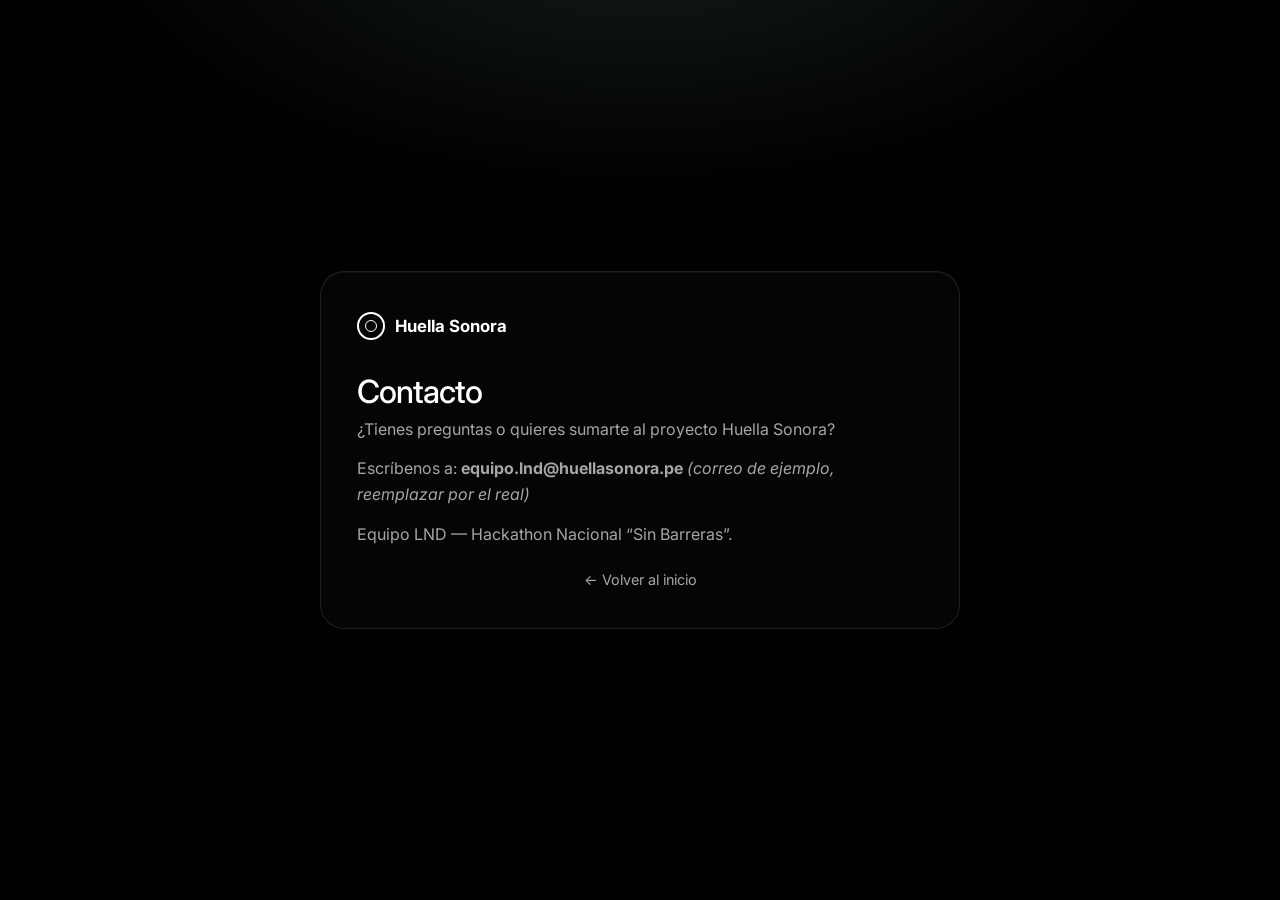
<file: contacto.html>
<!doctype html>
<html lang="es">
<head>
  <meta charset="utf-8" />
  <meta name="viewport" content="width=device-width, initial-scale=1" />
  <title>Huella Sonora — Contacto</title>
  <link href="https://fonts.googleapis.com/css2?family=Inter:wght@400;500;600;700&family=Instrument+Serif:ital@0;1&display=swap" rel="stylesheet">
  <link rel="stylesheet" href="assets/css/login.css" />
  <style>.login-card{max-width:640px;text-align:left}.doc-txt p{color:hsl(var(--muted-foreground));line-height:1.6;margin-bottom:14px}</style>
</head>
<body>
  <div class="login-wrap">
    <div class="login-card liquid-glass">
      <div class="login-brand">
        <div class="logo-mark"><div class="logo-outer"></div><div class="logo-inner"></div></div>
        <span class="brand">Huella Sonora</span>
      </div>
      <h1>Contacto</h1>
      <div class="doc-txt"><p>¿Tienes preguntas o quieres sumarte al proyecto Huella Sonora?</p><p>Escríbenos a: <b>equipo.lnd@huellasonora.pe</b> <i>(correo de ejemplo, reemplazar por el real)</i></p><p>Equipo LND — Hackathon Nacional “Sin Barreras”.</p></div>
      <a href="index.html" class="login-back">← Volver al inicio</a>
    </div>
  </div>
</body>
</html>
</file>
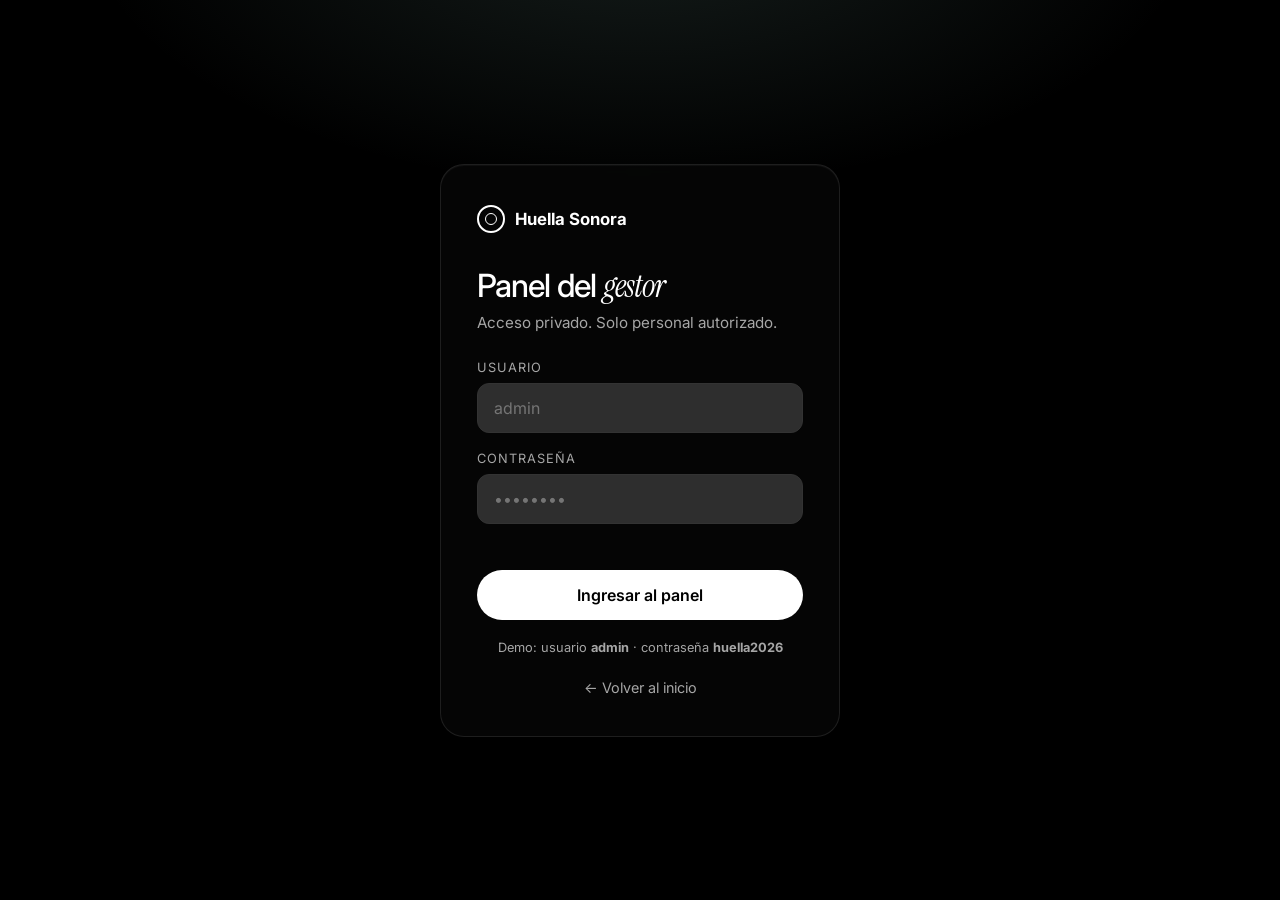
<file: login.html>
<!doctype html>
<html lang="es">
<head>
  <meta charset="utf-8" />
  <meta name="viewport" content="width=device-width, initial-scale=1" />
  <title>Huella Sonora — Acceso al Panel</title>
  <link rel="preconnect" href="https://fonts.googleapis.com">
  <link rel="preconnect" href="https://fonts.gstatic.com" crossorigin>
  <link href="https://fonts.googleapis.com/css2?family=Inter:wght@400;500;600;700&family=Instrument+Serif:ital@0;1&display=swap" rel="stylesheet">
  <link rel="stylesheet" href="assets/css/login.css" />
</head>
<body>
  <div class="login-wrap">
    <div class="login-card liquid-glass">
      <div class="login-brand">
        <div class="logo-mark"><div class="logo-outer"></div><div class="logo-inner"></div></div>
        <span class="brand">Huella Sonora</span>
      </div>

      <h1>Panel del <span class="serif">gestor</span></h1>
      <p class="login-sub">Acceso privado. Solo personal autorizado.</p>

      <div class="field">
        <label for="usuario">Usuario</label>
        <input id="usuario" type="text" autocomplete="username" placeholder="admin" />
      </div>
      <div class="field">
        <label for="clave">Contraseña</label>
        <input id="clave" type="password" autocomplete="current-password" placeholder="••••••••" />
      </div>

      <p class="login-error" id="error"></p>

      <button class="btn-login" id="btnIngresar">Ingresar al panel</button>

      <p class="login-hint">
        Demo: usuario <b>admin</b> · contraseña <b>huella2026</b>
      </p>

      <a href="index.html" class="login-back">← Volver al inicio</a>
    </div>
  </div>

  <script src="assets/js/login.js"></script>
</body>
</html>
</file>
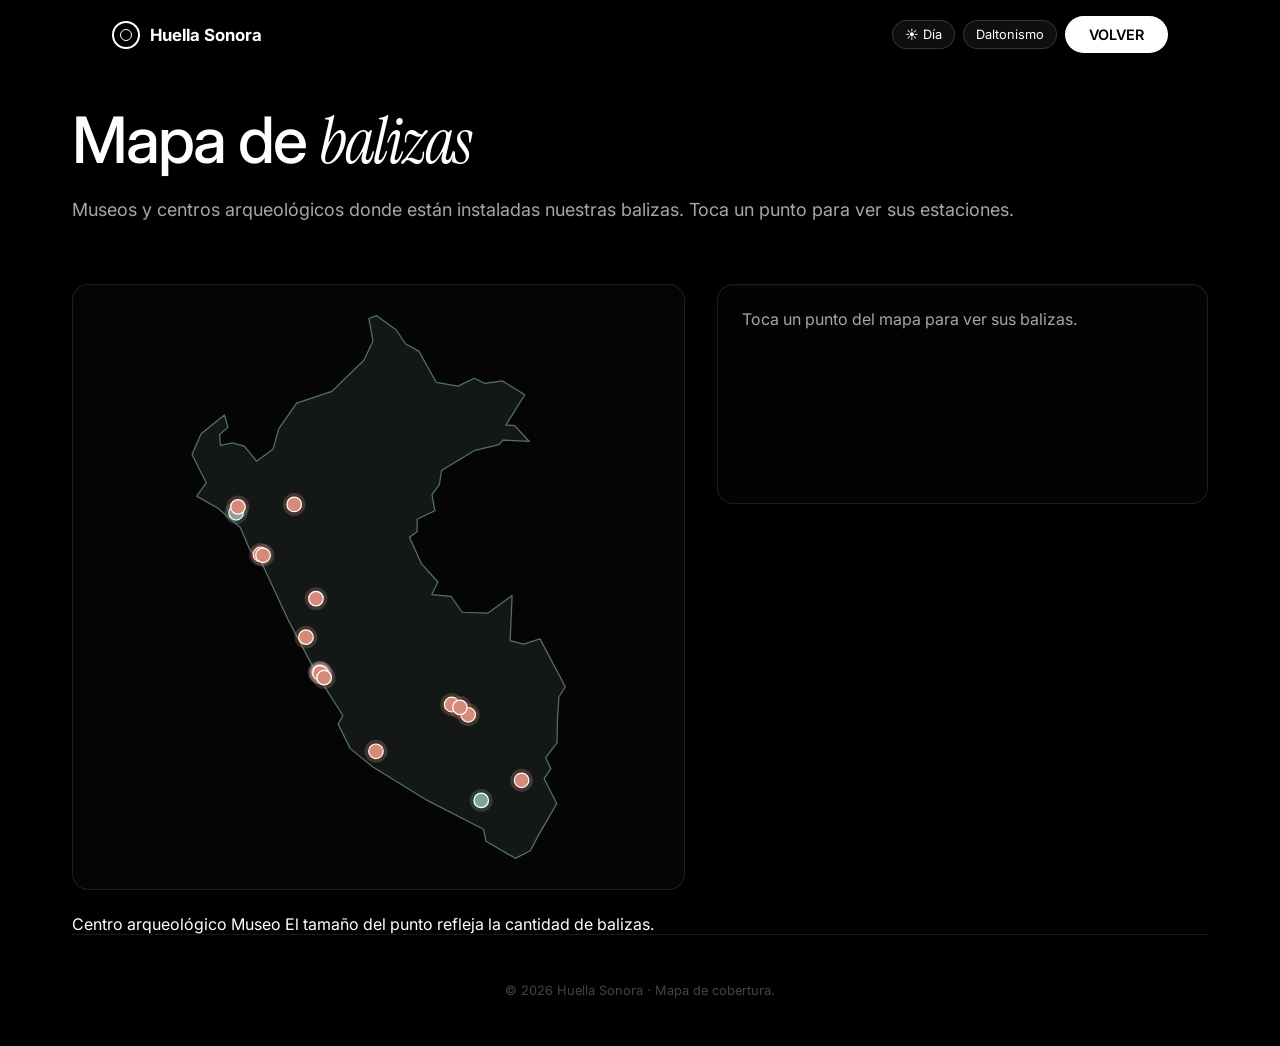
<file: mapa.html>
<!doctype html>
<html lang="es">
<head>
  <meta charset="utf-8" />
  <meta name="viewport" content="width=device-width, initial-scale=1" />
  <title>Huella Sonora — Mapa de Balizas</title>
  <link rel="preconnect" href="https://fonts.googleapis.com">
  <link rel="preconnect" href="https://fonts.gstatic.com" crossorigin>
  <link href="https://fonts.googleapis.com/css2?family=Inter:wght@400;500;600;700&family=Instrument+Serif:ital@0;1&display=swap" rel="stylesheet">
  <link rel="stylesheet" href="assets/css/statistics.css" />
</head>
<body>
  <nav class="navbar">
    <div class="nav-left" onclick="window.location.href='index.html'">
      <div class="logo-mark"><div class="logo-outer"></div><div class="logo-inner"></div></div>
      <span class="brand">Huella Sonora</span>
    </div>
    <div class="tema-controls">
      <button class="tema-btn" id="btnTema">☀️ Día</button>
      <button class="tema-btn" id="btnDaltonismo" title="Modo para daltonismo">Daltonismo</button>
      <a href="index.html" class="btn-back">VOLVER</a>
    </div>
  </nav>

  <div class="container">
    <header>
      <h1>Mapa de <span class="serif">balizas</span></h1>
      <p>Museos y centros arqueológicos donde están instaladas nuestras balizas. Toca un punto para ver sus estaciones.</p>
    </header>

    <div class="mapa-grid">
      <div class="mapa-svg-wrap">
        <svg id="peruMap" viewBox="0 0 396 559.3" xmlns="http://www.w3.org/2000/svg">
          <path d="M 351.9,519.4 L 344.3,534.0 L 329.8,541.3 L 301.5,524.9 L 299.0,513.2 L 243.0,484.4 L 192.4,453.2 L 170.6,435.5 L 158.9,411.9 L 163.5,403.6 L 139.6,366.1 L 111.7,313.3 L 85.1,256.3 L 73.5,243.3 L 64.6,222.2 L 42.7,203.5 L 22.5,192.0 L 31.7,179.2 L 18.0,151.9 L 26.8,131.9 L 49.3,113.8 L 52.7,125.7 L 44.6,132.5 L 45.4,143.0 L 57.0,140.7 L 68.4,143.8 L 80.3,158.3 L 96.3,146.5 L 101.6,127.2 L 118.9,102.3 L 152.9,91.0 L 183.7,61.0 L 192.5,42.4 L 188.5,20.7 L 196.1,18.0 L 214.8,31.6 L 223.9,45.1 L 236.9,52.4 L 253.6,82.4 L 274.6,86.0 L 290.2,78.4 L 300.4,83.4 L 317.3,80.9 L 338.9,94.3 L 320.7,123.5 L 329.2,124.1 L 343.3,139.3 L 317.8,138.0 L 314.1,142.3 L 290.9,147.8 L 258.6,167.3 L 256.6,180.6 L 249.4,190.6 L 252.2,206.1 L 235.1,214.3 L 235.1,226.4 L 227.7,231.6 L 239.4,257.4 L 255.1,274.8 L 249.2,287.1 L 267.9,288.8 L 278.6,304.0 L 303.5,304.8 L 326.7,287.9 L 324.8,331.4 L 337.6,334.7 L 353.6,329.7 L 378.0,375.8 L 371.9,385.5 L 370.5,405.6 L 370.0,429.9 L 359.0,444.2 L 364.0,454.8 L 357.5,464.4 L 369.7,488.5 L 351.9,519.4 Z" class="peru-shape" />
          <g id="pines"></g>
        </svg>
      </div>
      <aside class="mapa-info liquid-glass" id="infoPanel">
        <p class="info-vacio">Toca un punto del mapa para ver sus balizas.</p>
      </aside>
    </div>

    <div class="map-legend">
      <span><i class="dot" style="background:#d68a78"></i> Centro arqueológico</span>
      <span><i class="dot" style="background:#7aa59b"></i> Museo</span>
      <span>El tamaño del punto refleja la cantidad de balizas.</span>
    </div>

    <footer>© 2026 Huella Sonora · Mapa de cobertura.</footer>
  </div>

  <script src="assets/js/theme.js"></script>
  <script src="assets/js/mapa.js"></script>
</body>
</html>
</file>
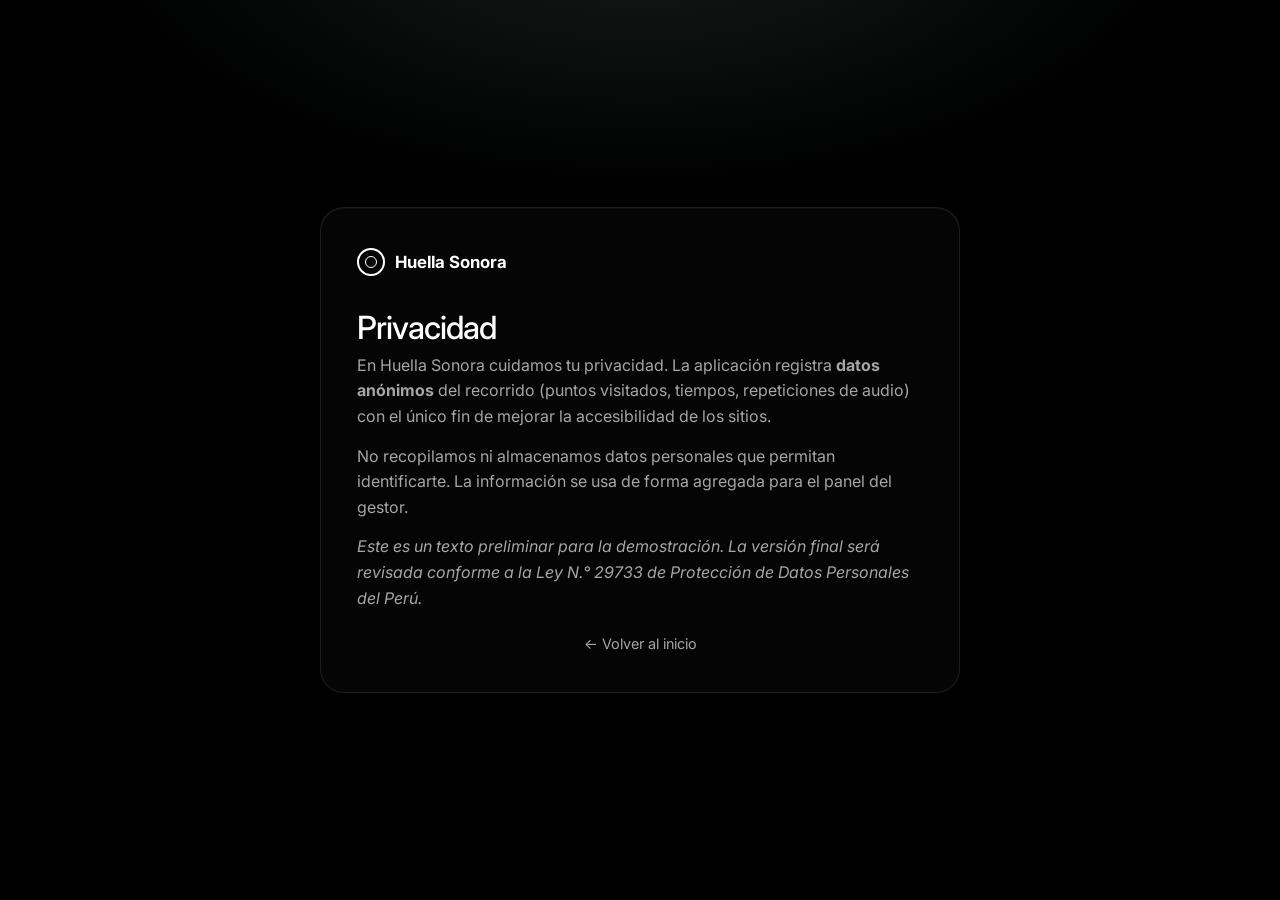
<file: privacidad.html>
<!doctype html>
<html lang="es">
<head>
  <meta charset="utf-8" />
  <meta name="viewport" content="width=device-width, initial-scale=1" />
  <title>Huella Sonora — Privacidad</title>
  <link href="https://fonts.googleapis.com/css2?family=Inter:wght@400;500;600;700&family=Instrument+Serif:ital@0;1&display=swap" rel="stylesheet">
  <link rel="stylesheet" href="assets/css/login.css" />
  <style>.login-card{max-width:640px;text-align:left}.doc-txt p{color:hsl(var(--muted-foreground));line-height:1.6;margin-bottom:14px}</style>
</head>
<body>
  <div class="login-wrap">
    <div class="login-card liquid-glass">
      <div class="login-brand">
        <div class="logo-mark"><div class="logo-outer"></div><div class="logo-inner"></div></div>
        <span class="brand">Huella Sonora</span>
      </div>
      <h1>Privacidad</h1>
      <div class="doc-txt"><p>En Huella Sonora cuidamos tu privacidad. La aplicación registra <b>datos anónimos</b> del recorrido (puntos visitados, tiempos, repeticiones de audio) con el único fin de mejorar la accesibilidad de los sitios.</p><p>No recopilamos ni almacenamos datos personales que permitan identificarte. La información se usa de forma agregada para el panel del gestor.</p><p><i>Este es un texto preliminar para la demostración. La versión final será revisada conforme a la Ley N.° 29733 de Protección de Datos Personales del Perú.</i></p></div>
      <a href="index.html" class="login-back">← Volver al inicio</a>
    </div>
  </div>
</body>
</html>
</file>
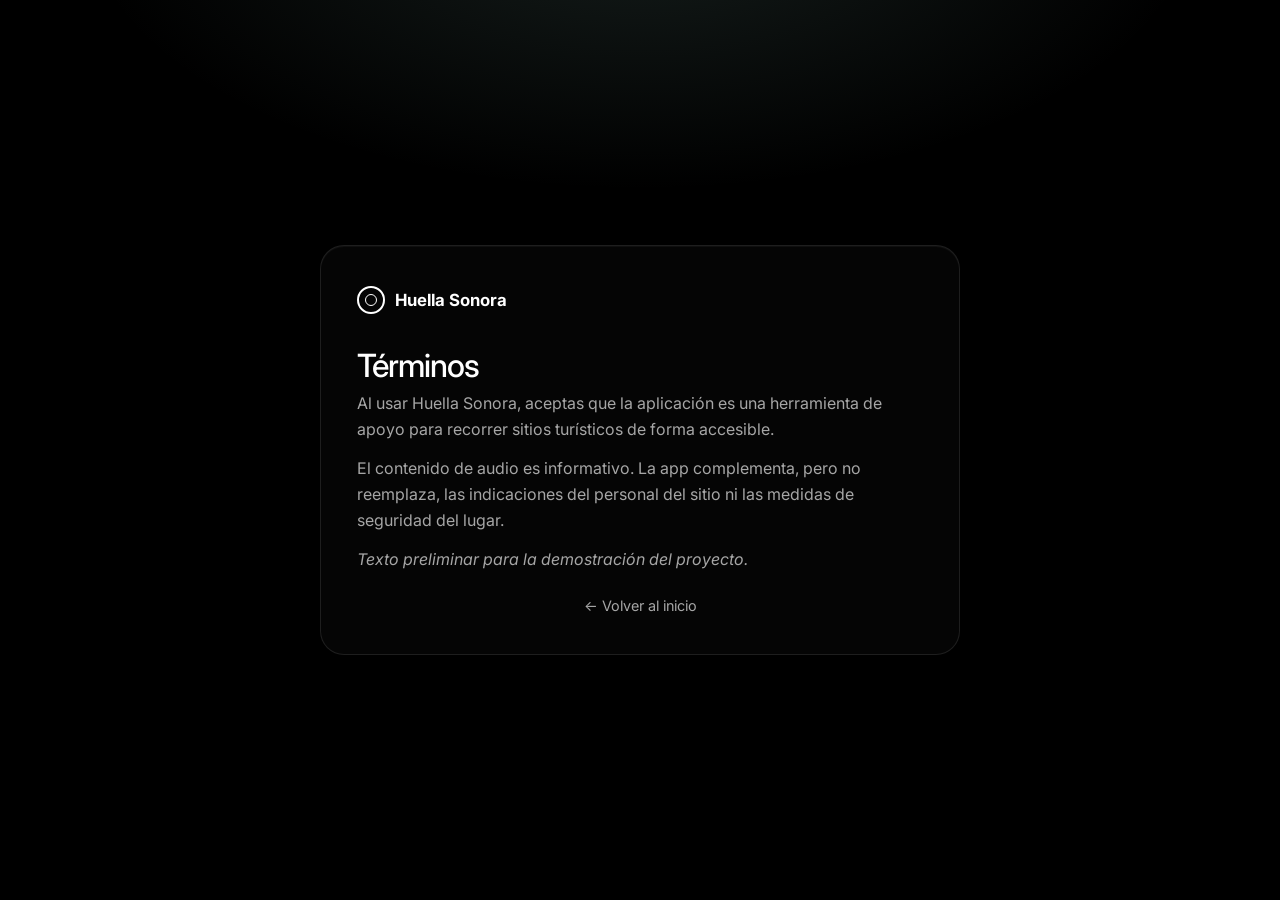
<file: terminos.html>
<!doctype html>
<html lang="es">
<head>
  <meta charset="utf-8" />
  <meta name="viewport" content="width=device-width, initial-scale=1" />
  <title>Huella Sonora — Términos</title>
  <link href="https://fonts.googleapis.com/css2?family=Inter:wght@400;500;600;700&family=Instrument+Serif:ital@0;1&display=swap" rel="stylesheet">
  <link rel="stylesheet" href="assets/css/login.css" />
  <style>.login-card{max-width:640px;text-align:left}.doc-txt p{color:hsl(var(--muted-foreground));line-height:1.6;margin-bottom:14px}</style>
</head>
<body>
  <div class="login-wrap">
    <div class="login-card liquid-glass">
      <div class="login-brand">
        <div class="logo-mark"><div class="logo-outer"></div><div class="logo-inner"></div></div>
        <span class="brand">Huella Sonora</span>
      </div>
      <h1>Términos</h1>
      <div class="doc-txt"><p>Al usar Huella Sonora, aceptas que la aplicación es una herramienta de apoyo para recorrer sitios turísticos de forma accesible.</p><p>El contenido de audio es informativo. La app complementa, pero no reemplaza, las indicaciones del personal del sitio ni las medidas de seguridad del lugar.</p><p><i>Texto preliminar para la demostración del proyecto.</i></p></div>
      <a href="index.html" class="login-back">← Volver al inicio</a>
    </div>
  </div>
</body>
</html>
</file>
<file: assets/css/login.css>
:root {
  --background: 0 0% 0%;
  --foreground: 0 0% 100%;
  --muted-foreground: 0 0% 65%;
  --accent: 170 15% 45%;
  --border: 0 0% 20%;
  --input: 0 0% 18%;
}

* { box-sizing: border-box; margin: 0; padding: 0; }
body {
  font-family: 'Inter', -apple-system, system-ui, sans-serif;
  background: hsl(var(--background));
  color: hsl(var(--foreground));
  -webkit-font-smoothing: antialiased;
  min-height: 100vh;
}
.serif { font-family: 'Instrument Serif', Georgia, serif; font-style: italic; font-weight: 400; }

.login-wrap {
  min-height: 100vh;
  display: grid;
  place-items: center;
  padding: 24px;
  background:
    radial-gradient(800px 400px at 50% -10%, rgba(120,165,155,0.18), transparent 70%),
    hsl(var(--background));
}

.liquid-glass {
  background: rgba(255, 255, 255, 0.02);
  backdrop-filter: blur(8px);
  -webkit-backdrop-filter: blur(8px);
  border: 1px solid rgba(255, 255, 255, 0.1);
  box-shadow: inset 0 1px 1px rgba(255, 255, 255, 0.05);
}

.login-card {
  width: 100%;
  max-width: 400px;
  border-radius: 24px;
  padding: 40px 36px;
}

.login-brand { display: flex; align-items: center; gap: 10px; margin-bottom: 32px; }
.logo-mark { position: relative; width: 28px; height: 28px; display: grid; place-items: center; }
.logo-outer { width: 28px; height: 28px; border-radius: 50%; border: 2px solid #fff; }
.logo-inner { position: absolute; width: 12px; height: 12px; border-radius: 50%; border: 1px solid #fff; }
.brand { font-weight: 700; font-size: 1.05rem; }

.login-card h1 { font-size: 2rem; font-weight: 500; letter-spacing: -1px; margin-bottom: 6px; }
.login-sub { color: hsl(var(--muted-foreground)); font-size: 0.95rem; margin-bottom: 28px; }

.field { margin-bottom: 18px; }
.field label {
  display: block; font-size: 0.8rem; text-transform: uppercase; letter-spacing: 1px;
  color: hsl(var(--muted-foreground)); margin-bottom: 8px;
}
.field input {
  width: 100%; padding: 14px 16px; border-radius: 12px;
  background: hsl(var(--input)); border: 1px solid hsl(var(--border));
  color: #fff; font-size: 1rem; font-family: inherit; outline: none;
  transition: border-color 0.2s;
}
.field input:focus { border-color: hsl(var(--accent)); }

.login-error { color: #e08a78; font-size: 0.9rem; min-height: 20px; margin-bottom: 8px; }

.btn-login {
  width: 100%; padding: 15px; border: none; border-radius: 999px; cursor: pointer;
  background: #fff; color: #000; font-weight: 600; font-size: 1rem; font-family: inherit;
  transition: transform 0.15s;
}
.btn-login:hover { transform: scale(1.02); }

.login-hint {
  text-align: center; color: hsl(var(--muted-foreground)); font-size: 0.8rem; margin-top: 20px;
}
.login-back {
  display: block; text-align: center; margin-top: 24px;
  color: hsl(var(--muted-foreground)); text-decoration: none; font-size: 0.9rem;
}
.login-back:hover { color: #fff; }
</file>
<file: assets/css/statistics.css>
:root {
      --background: 0 0% 0%;
      --foreground: 0 0% 100%;
      --card: 0 0% 5%;
      --card-foreground: 0 0% 100%;
      --primary: 0 0% 100%;
      --primary-foreground: 0 0% 0%;
      --secondary: 0 0% 12%;
      --secondary-foreground: 0 0% 85%;
      --muted: 0 0% 15%;
      --muted-foreground: 0 0% 65%;
      --accent: 170 15% 45%;
      --accent-foreground: 0 0% 100%;
      --border: 0 0% 20%;
      --input: 0 0% 18%;
      --ring: 0 0% 40%;
    }

    * { box-sizing: border-box; margin: 0; padding: 0; }
    body {
      font-family: 'Inter', -apple-system, system-ui, sans-serif;
      background: hsl(var(--background));
      color: hsl(var(--foreground));
      -webkit-font-smoothing: antialiased;
      padding-top: 100px;
    }
    .serif { font-family: 'Instrument Serif', Georgia, serif; font-style: italic; font-weight: 400; }
    .container { max-width: 1200px; margin: 0 auto; padding: 0 32px; }
    
    .liquid-glass {
      background: rgba(255, 255, 255, 0.01);
      backdrop-filter: blur(8px);
      -webkit-backdrop-filter: blur(8px);
      border: 1px solid rgba(255, 255, 255, 0.1);
      box-shadow: inset 0 1px 1px rgba(255, 255, 255, 0.05);
      border-radius: 24px;
      padding: 40px;
    }

    /* Navbar */
    .navbar {
      position: fixed; top: 0; left: 0; right: 0; z-index: 100;
      display: flex; align-items: center; justify-content: space-between;
      padding: 16px 112px; background: rgba(0,0,0,0.8); backdrop-filter: blur(10px);
    }
    .nav-left { display: flex; align-items: center; gap: 10px; cursor: pointer; }
    .logo-mark { position: relative; width: 28px; height: 28px; display: grid; place-items: center; }
    .logo-outer { width: 28px; height: 28px; border-radius: 50%; border: 2px solid #fff; }
    .logo-inner { position: absolute; width: 12px; height: 12px; border-radius: 50%; border: 1px solid #fff; }
    .brand { font-weight: 700; font-size: 1.05rem; }
    .btn-back {
      background: #fff; color: #000; padding: 10px 24px; border-radius: 999px;
      font-weight: 600; font-size: 0.9rem; text-decoration: none; transition: transform 0.2s;
    }
    .btn-back:hover { transform: scale(1.05); }

    header { margin-bottom: 64px; }
    header h1 { font-size: clamp(2.5rem, 5vw, 4rem); font-weight: 500; letter-spacing: -2px; margin-bottom: 16px; }
    header p { color: hsl(var(--muted-foreground)); font-size: 1.125rem; }

    /* Stats Grid */
    .stats-main { display: grid; grid-template-columns: repeat(3, 1fr); gap: 24px; margin-bottom: 48px; }
    .stat-card { text-align: left; }
    .stat-card .value { font-size: 3.5rem; font-weight: 700; letter-spacing: -2px; margin-bottom: 8px; }
    .stat-card .label { font-size: 0.875rem; color: hsl(var(--muted-foreground)); text-transform: uppercase; letter-spacing: 2px; }

    /* Charts Row */
    .charts-row { display: grid; grid-template-columns: 1.5fr 1fr; gap: 24px; margin-bottom: 64px; }
    .chart-box h2 { font-size: 1.25rem; font-weight: 600; margin-bottom: 32px; }
    
    /* SVG Growth Chart */
    .growth-svg { width: 100%; height: 200px; stroke-dasharray: 1000; stroke-dashoffset: 1000; animation: draw 2s ease-out forwards; }
    @keyframes draw { to { stroke-dashoffset: 0; } }
    
    /* Map Container */
    .map-container { position: relative; width: 100%; aspect-ratio: 1/1.2; background: #080808; border-radius: 16px; overflow: hidden; }
    .map-peru { width: 100%; height: 100%; opacity: 0.3; }
    .hotspot {
      position: absolute; width: 12px; height: 12px; background: #fff; border-radius: 50%;
      box-shadow: 0 0 20px #fff; animation: pulse 2s infinite;
    }
    @keyframes pulse { 0% { transform: scale(1); opacity: 1; } 100% { transform: scale(3); opacity: 0; } }

    footer { padding: 48px 0; border-top: 1px solid rgba(255,255,255,0.1); text-align: center; color: #444; font-size: 0.8rem; }

    @media (max-width: 900px) {
      .navbar { padding: 16px 24px; }
      .stats-main, .charts-row { grid-template-columns: 1fr; }
    }
  

    /* ── Tarjetas de contexto (secundarias) ── */
    .stats-secondary { display: grid; grid-template-columns: repeat(3, 1fr); gap: 24px; margin-bottom: 64px; }
    .stat-secondary-card { padding: 24px; border-left: 2px solid hsl(var(--accent)); }
    .stat-secondary-card h3 { font-size: 2rem; font-weight: 700; margin-bottom: 8px; }
    .stat-secondary-card p { color: hsl(var(--muted-foreground)); font-size: 0.95rem; line-height: 1.5; }

    /* ── Contenedor de gráficas Chart.js ── */
    .chart-wrap { position: relative; height: 300px; width: 100%; }

    @media (max-width: 900px) {
      .stats-secondary { grid-template-columns: 1fr; }
    }

    /* ── Acciones del navbar (panel privado) ── */
    .nav-actions { display: flex; align-items: center; gap: 16px; }
    .btn-ghost { color: hsl(var(--muted-foreground)); text-decoration: none; font-size: 0.9rem; }
    .btn-ghost:hover { color: #fff; }

    /* ── Mapa del Perú (SVG, sin internet) ── */
    .mapa-grid {
      display: grid; grid-template-columns: 1.25fr 1fr; gap: 32px;
      align-items: start; margin-bottom: 24px;
    }
    .mapa-svg-wrap {
      background: rgba(255, 255, 255, 0.02);
      border: 1px solid rgba(255, 255, 255, 0.1);
      border-radius: 16px; padding: 12px; display: flex; justify-content: center;
    }
    #peruMap { width: 100%; height: auto; max-height: 580px; display: block; }
    .peru-shape {
      fill: rgba(122, 165, 155, 0.12);
      stroke: rgba(122, 165, 155, 0.65); stroke-width: 1.2; stroke-linejoin: round;
    }
    .pin circle { transition: opacity .15s; }
    .pin:hover { opacity: 0.85; }
    .pin-activo .pin-dot { stroke: #fff; stroke-width: 2.6; }
    .mapa-info { border-radius: 16px; padding: 24px; min-height: 220px; }
    .mapa-info h3 { font-size: 1.35rem; margin-bottom: 4px; }
    .mapa-info .info-tipo { color: hsl(var(--muted-foreground)); margin-bottom: 12px; }
    .mapa-info .info-count { font-weight: 600; margin-bottom: 12px; color: hsl(var(--accent)); }
    .mapa-info ul { padding-left: 18px; line-height: 1.7; color: hsl(var(--muted-foreground)); margin: 0; }
    .info-vacio { color: hsl(var(--muted-foreground)); }
    @media (max-width: 860px) { .mapa-grid { grid-template-columns: 1fr; } }

    /* ── Diagnóstico de balizas (panel del gestor) ── */
    .selector-wrap { display: flex; align-items: center; gap: 10px; margin-bottom: 18px; }
    .selector-wrap label { color: hsl(var(--muted-foreground)); }
    .selector-wrap select {
      background: #1a1a1a; color: #fff; border: 1px solid rgba(255,255,255,0.15);
      border-radius: 8px; padding: 8px 12px; font-family: inherit; font-size: 0.95rem;
    }
    .baliza-fila {
      border-left: 3px solid; border-radius: 8px; padding: 12px 16px;
      margin-bottom: 10px; background: rgba(255,255,255,0.02);
    }
    .baliza-fila.estado-ok { border-color: #7aa59b; }
    .baliza-fila.estado-alerta { border-color: #e0b450; }
    .baliza-fila.estado-falla { border-color: #d6685c; }
    .baliza-cab { display: flex; align-items: center; gap: 12px; flex-wrap: wrap; }
    .baliza-num { font-weight: 600; }
    .baliza-nombre { color: hsl(var(--muted-foreground)); }
    .badge { font-size: 0.72rem; padding: 3px 10px; border-radius: 999px; font-weight: 600; margin-left: auto; }
    .badge-ok { background: rgba(122,165,155,0.2); color: #9ecabf; }
    .badge-alerta { background: rgba(224,180,80,0.2); color: #e0c070; }
    .badge-falla { background: rgba(214,104,92,0.2); color: #e89488; }
    .baliza-desc { color: hsl(var(--muted-foreground)); margin: 6px 0 4px; font-size: 0.9rem; }
    .baliza-id { font-size: 0.72rem; color: hsl(var(--muted-foreground)); opacity: 0.6; font-family: monospace; }

    /* ===================== TEMA: variables de color ===================== */
    :root {
      --chart-text: rgba(255,255,255,0.6);
      --chart-grid: rgba(255,255,255,0.06);
      --ok: 145 63% 47%;      /* verde intenso */
      --alerta: 40 92% 55%;   /* ámbar */
      --falla: 4 82% 58%;     /* rojo intenso */
      --heat: 18 90% 55%;     /* color del mapa de calor */
    }
    /* Modo día (claro) */
    body[data-theme="light"] {
      --background: 0 0% 95%;
      --foreground: 0 0% 10%;
      --muted-foreground: 0 0% 35%;
      --card: 0 0% 100%;
      --border: 0 0% 82%;
      --input: 0 0% 92%;
      --chart-text: rgba(0,0,0,0.65);
      --chart-grid: rgba(0,0,0,0.08);
    }
    body[data-theme="light"] .liquid-glass {
      background: rgba(0,0,0,0.015); border-color: rgba(0,0,0,0.1); box-shadow: none;
    }
    body[data-theme="light"] .navbar { background: rgba(255,255,255,0.7); border-color: rgba(0,0,0,0.08); }
    body[data-theme="light"] .peru-shape { fill: rgba(80,130,120,0.15); stroke: rgba(80,130,120,0.8); }
    /* Modo daltonismo (paleta segura Okabe-Ito) */
    body[data-cb="on"] {
      --ok: 202 100% 35%;     /* azul */
      --alerta: 42 100% 45%;  /* naranja */
      --falla: 25 100% 42%;   /* bermellón */
      --heat: 25 100% 45%;
    }

    /* ===================== Estado de balizas (verde/rojo intensos, vía variables) ===================== */
    .baliza-fila.estado-ok { border-color: hsl(var(--ok)); }
    .baliza-fila.estado-alerta { border-color: hsl(var(--alerta)); }
    .baliza-fila.estado-falla { border-color: hsl(var(--falla)); }
    .badge-ok { background: hsl(var(--ok) / 0.22); color: hsl(var(--ok)); }
    .badge-alerta { background: hsl(var(--alerta) / 0.22); color: hsl(var(--alerta)); }
    .badge-falla { background: hsl(var(--falla) / 0.22); color: hsl(var(--falla)); }

    /* ===================== Mapa de calor (silueta + focos con glow) ===================== */
    #mapaCalor { display: flex; justify-content: center; align-items: center; }
    .heatmap-svg { width: 100%; max-width: 300px; height: auto; max-height: 440px; }
    .hot-glow { fill: hsl(var(--heat)); filter: blur(3px); transition: opacity .2s; }
    .hot-core { fill: hsl(var(--heat)); }
    .hot-activo { fill: #fff; stroke: hsl(var(--heat)); stroke-width: 2; }
    .heatmap-svg .hot-glow.hot-activo { opacity: 0.9 !important; }

    /* ===================== Botones de tema en el navbar ===================== */
    .tema-controls { display: flex; gap: 8px; align-items: center; }
    .tema-btn {
      background: rgba(255,255,255,0.06); border: 1px solid rgba(255,255,255,0.15);
      color: inherit; border-radius: 999px; padding: 6px 12px; cursor: pointer;
      font-family: inherit; font-size: 0.8rem;
    }
    .tema-btn:hover { background: rgba(255,255,255,0.12); }
    .tema-btn.activo { background: hsl(var(--accent)); border-color: hsl(var(--accent)); color: #fff; }

    /* ===================== Sección de video ===================== */
    .video-sec { margin-bottom: 32px; }
    .video-box { position: relative; border-radius: 16px; overflow: hidden; background: #000; aspect-ratio: 16/9; }
    .video-content { width: 100%; height: 100%; object-fit: cover; display: block; border: 0; }

    /* ===================== Testimonios ===================== */
    .testi-grid { display: grid; grid-template-columns: repeat(3, 1fr); gap: 20px; margin-bottom: 64px; }
    .testi-card { border-radius: 16px; padding: 24px; }
    .testi-card .quote { font-size: 1.02rem; line-height: 1.55; margin-bottom: 16px; }
    .testi-card .autor { color: hsl(var(--muted-foreground)); font-size: 0.9rem; }
    .testi-card .autor b { color: hsl(var(--foreground)); display: block; }
    @media (max-width: 860px) { .testi-grid { grid-template-columns: 1fr; } }

    /* Fuente de las estadísticas de contexto */
    .stat-secondary-card .fuente {
      display: block; margin-top: 10px; font-size: 0.75rem;
      color: hsl(var(--muted-foreground)); opacity: 0.75; font-style: italic;
    }
    .video-box code, .video-placeholder code { background: rgba(255,255,255,0.08); padding: 1px 5px; border-radius: 4px; }
</file>
